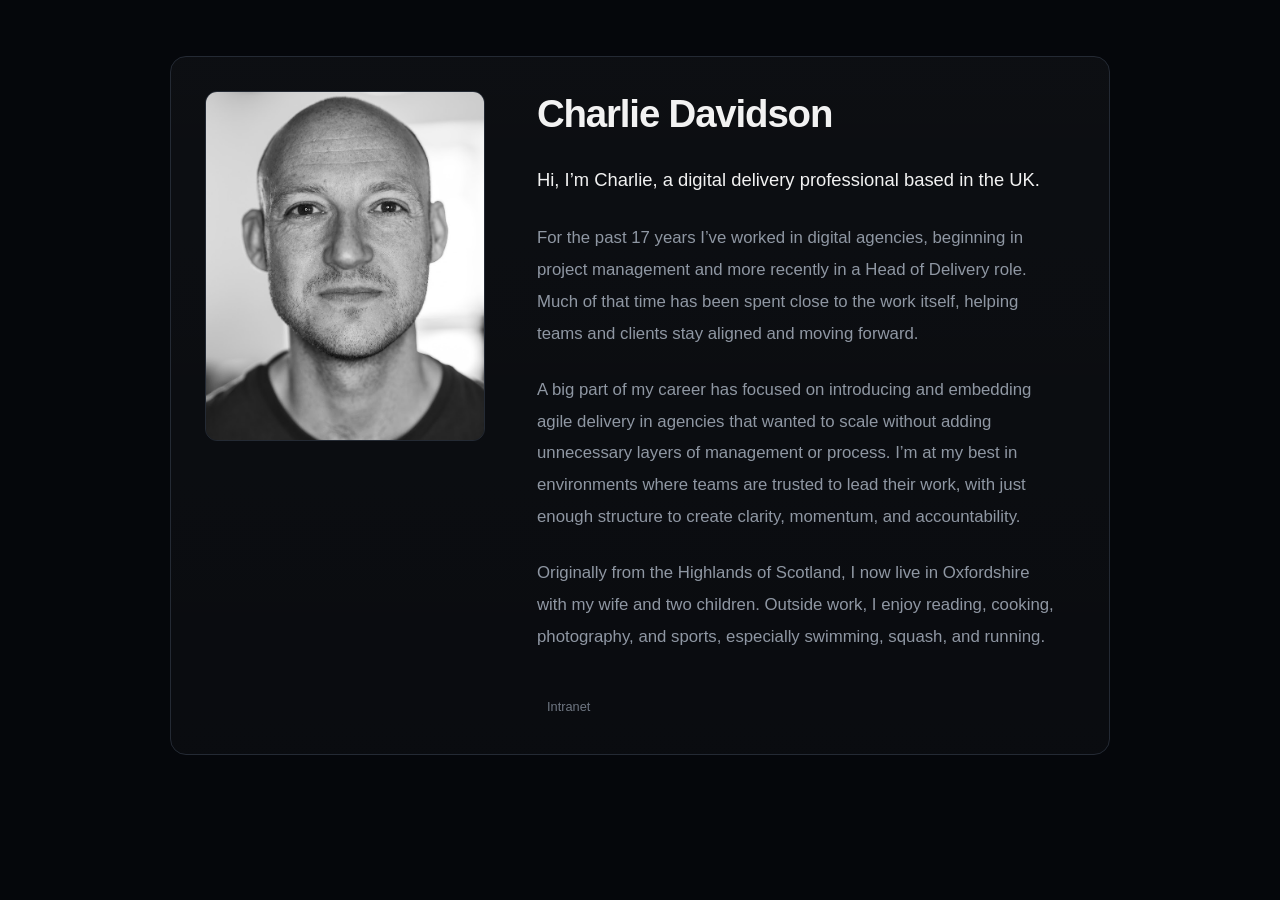
<file: index.html>
<!DOCTYPE html>
<html lang="en">
<head>
  <meta charset="UTF-8" />
  <meta name="viewport" content="width=device-width, initial-scale=1.0" />
  <title>Charlie Davidson</title>
  <link rel="stylesheet" href="styles/main.css" />
</head>
<body>
  <main class="container bio-page">
    <section class="bio-hero card">
      <div class="bio-portrait-wrap">
        <img class="bio-portrait" src="assets/photos/charlie.jpg" alt="Portrait of Charlie" />
      </div>

      <div class="bio-content stack">
        <h1>Charlie Davidson</h1>

        <p class="lead bio-intro">Hi, I’m Charlie, a digital delivery professional based in the UK.</p>

        <p class="lead">For the past 17 years I’ve worked in digital agencies, beginning in project management and more recently in a Head of Delivery role. Much of that time has been spent close to the work itself, helping teams and clients stay aligned and moving forward.</p>

        <p class="lead">A big part of my career has focused on introducing and embedding agile delivery in agencies that wanted to scale without adding unnecessary layers of management or process. I’m at my best in environments where teams are trusted to lead their work, with just enough structure to create clarity, momentum, and accountability.</p>

        <p class="lead">Originally from the Highlands of Scotland, I now live in Oxfordshire with my wife and two children. Outside work, I enjoy reading, cooking, photography, and sports, especially swimming, squash, and running.</p>

        <div class="bio-utility-wrap">
          <a class="btn bio-utility-link" href="dashboard/">Intranet</a>
        </div>
      </div>
    </section>
  </main>
</body>
</html>
</file>
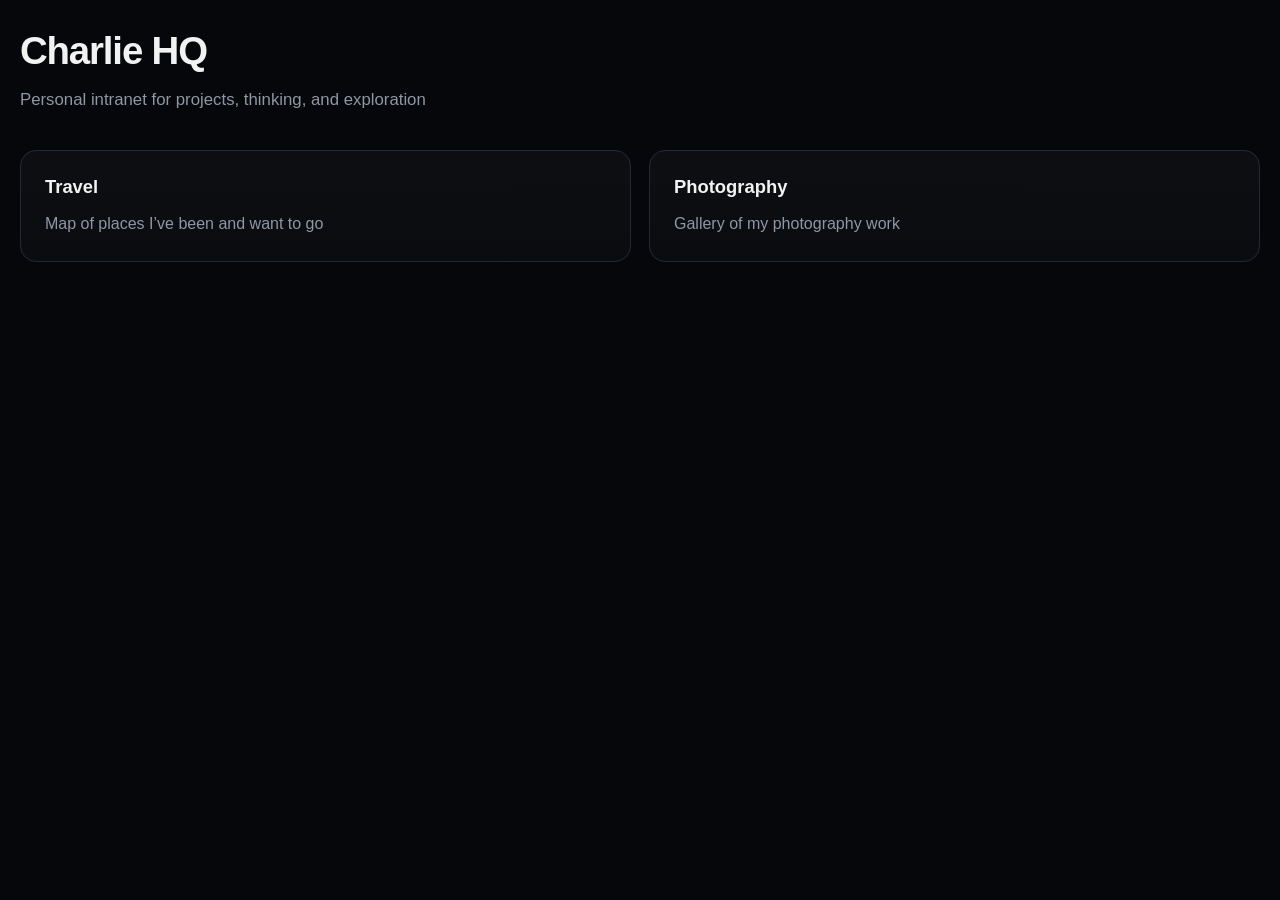
<file: dashboard/index.html>
<!DOCTYPE html>
<html lang="en">
<head>
  <meta charset="UTF-8" />
  <meta name="viewport" content="width=device-width, initial-scale=1.0" />
  <title>Charlie HQ</title>
  <link rel="stylesheet" href="../styles/main.css" />
</head>
<body>
  <main class="container">
    <!-- Intended private area: this dashboard route will be protected later. -->
    <section class="home-intro">
      <h1>Charlie HQ</h1>
      <p class="lead">Personal intranet for projects, thinking, and exploration</p>
    </section>

    <section class="home-grid">
      <a class="card-link" href="../travel.html">
        <article class="card">
          <h2 class="home-card-title">Travel</h2>
          <p class="home-card-text">Map of places I’ve been and want to go</p>
        </article>
      </a>

      <a class="card-link" href="../photography.html">
        <article class="card">
          <h2 class="home-card-title">Photography</h2>
          <p class="home-card-text">Gallery of my photography work</p>
        </article>
      </a>
    </section>
  </main>
</body>
</html>
</file>
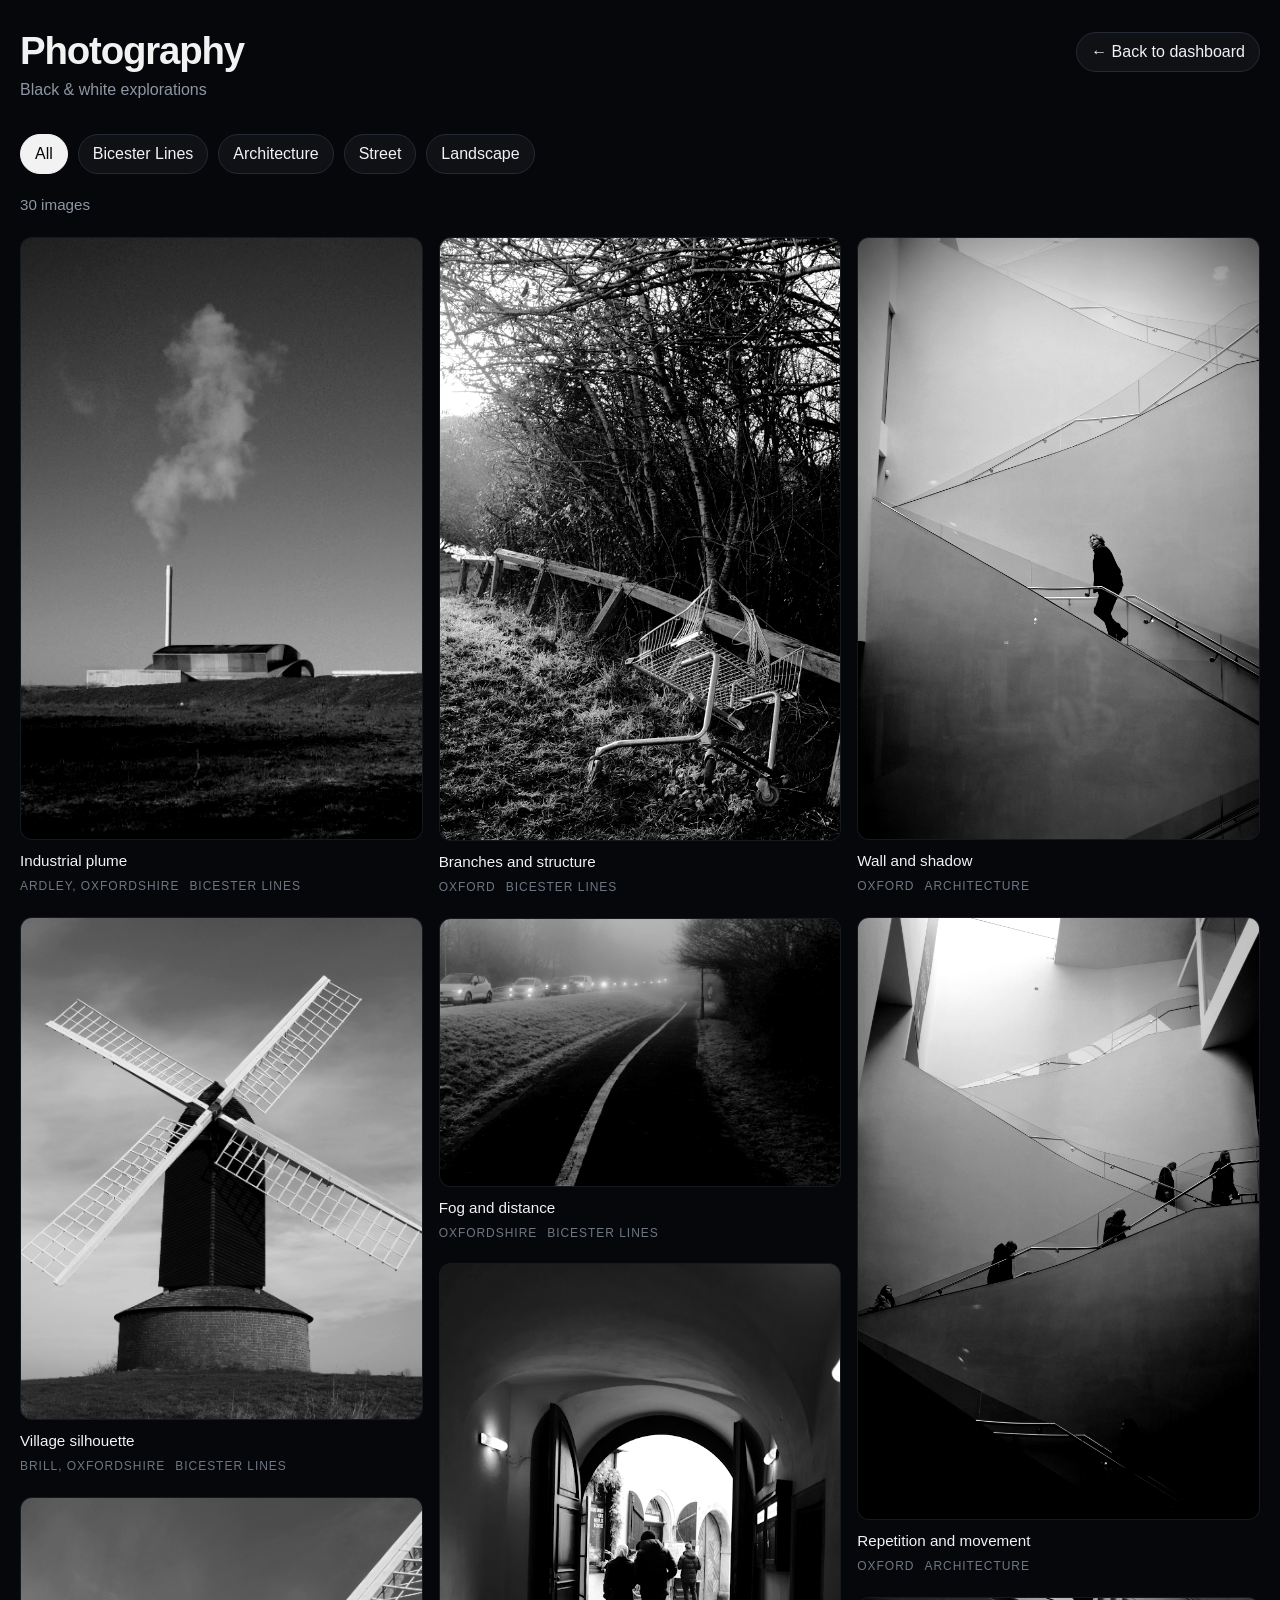
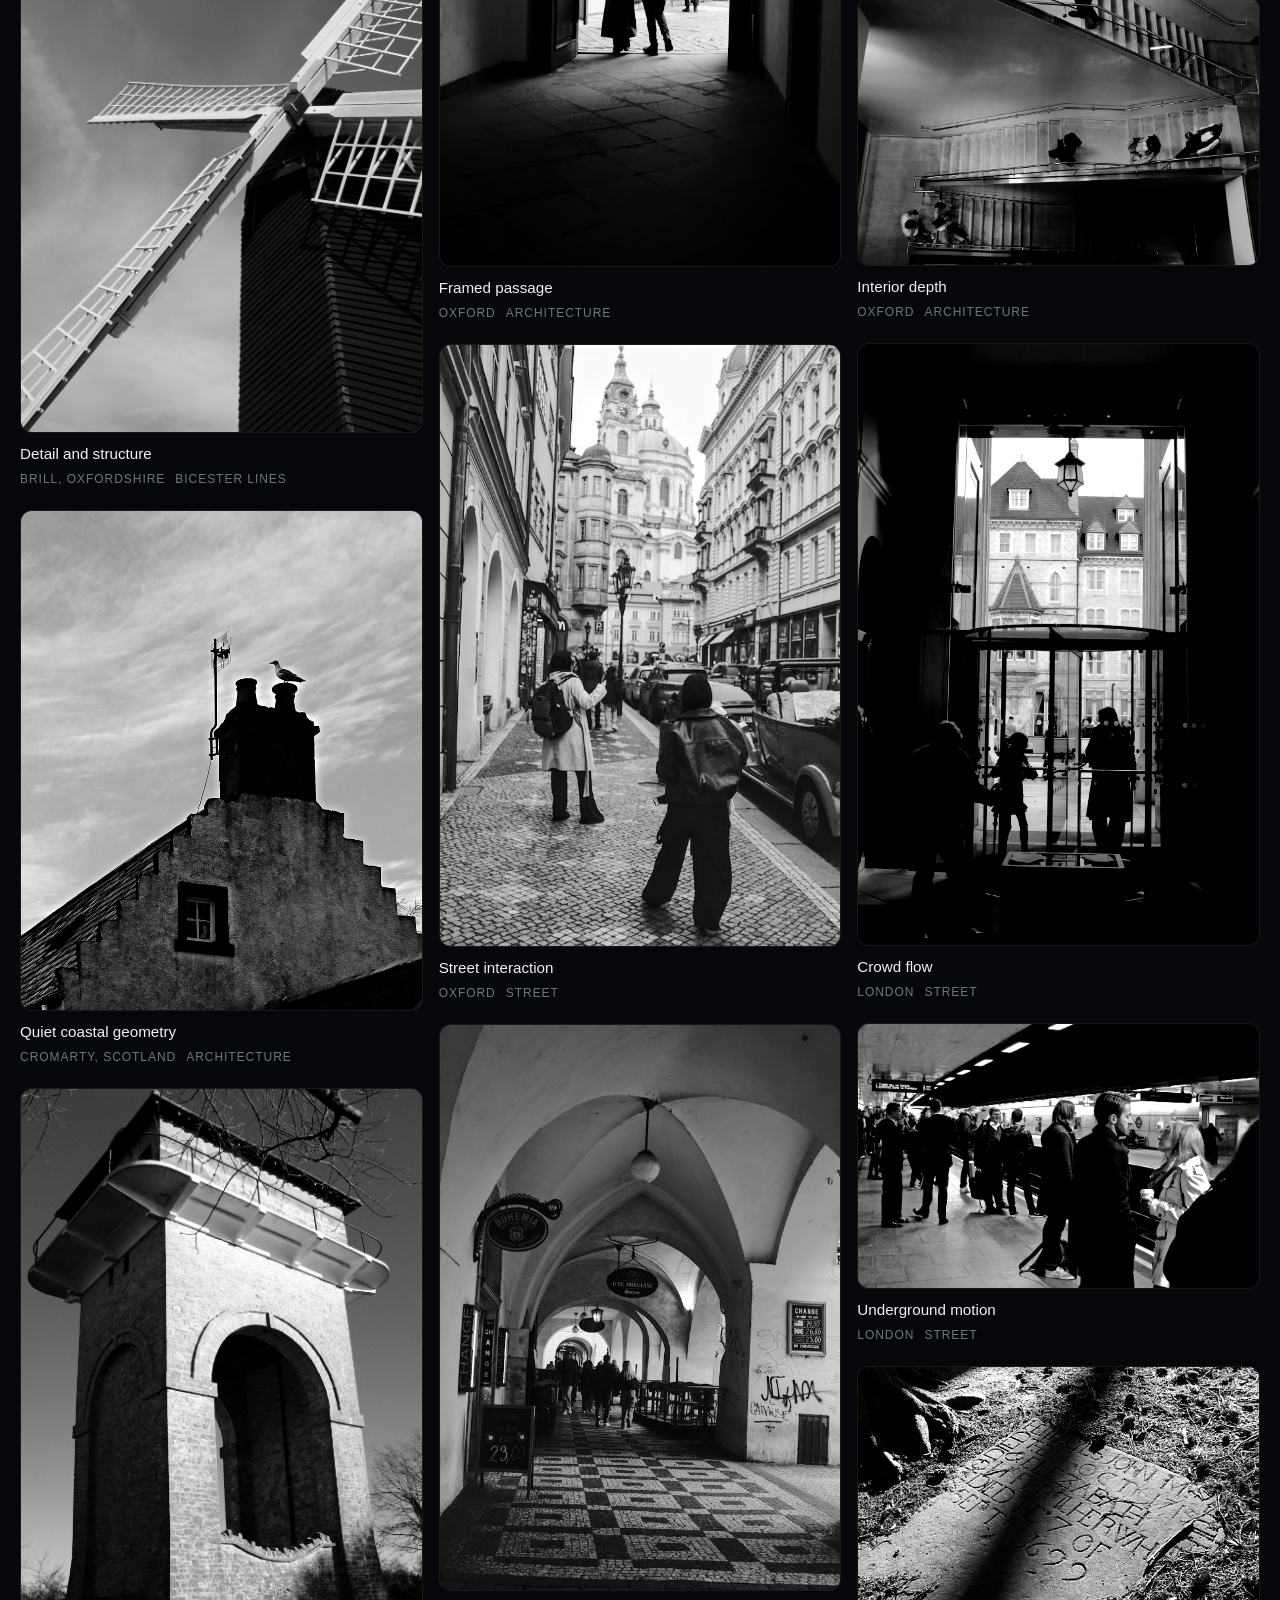
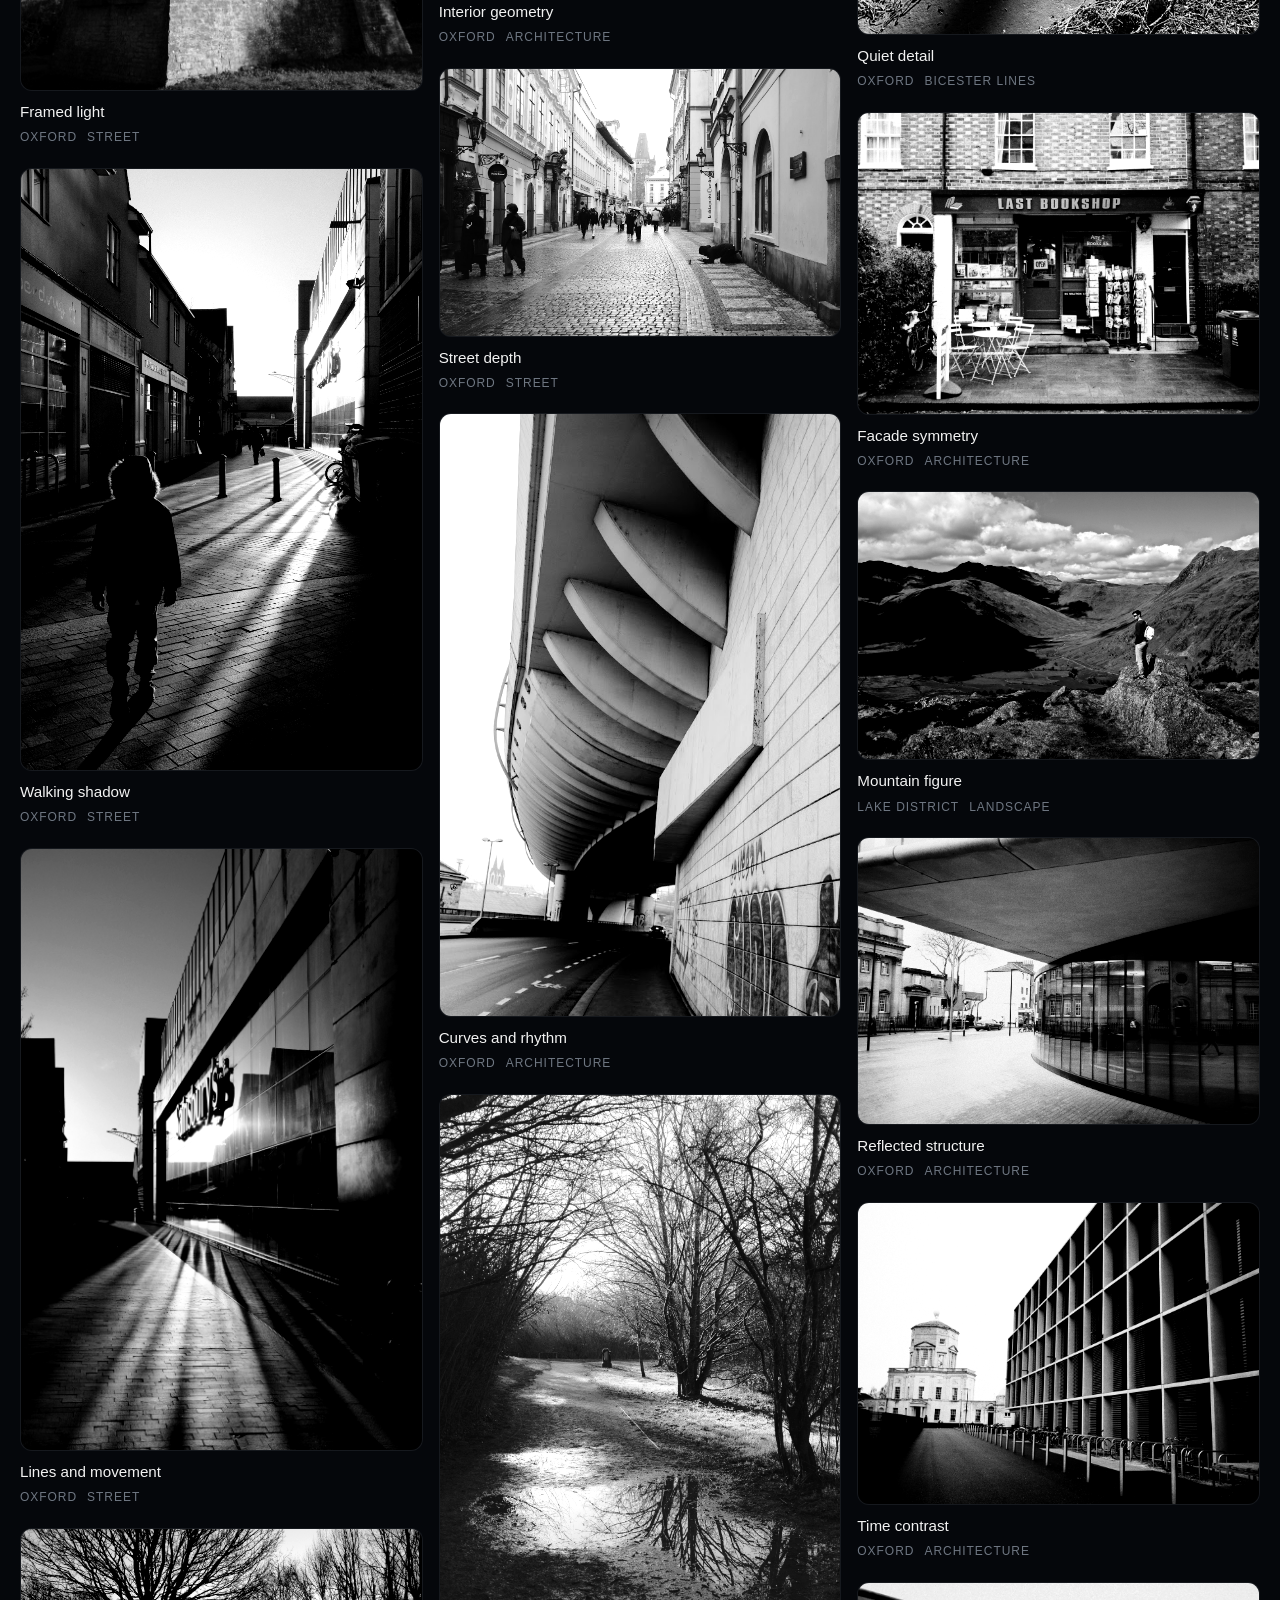
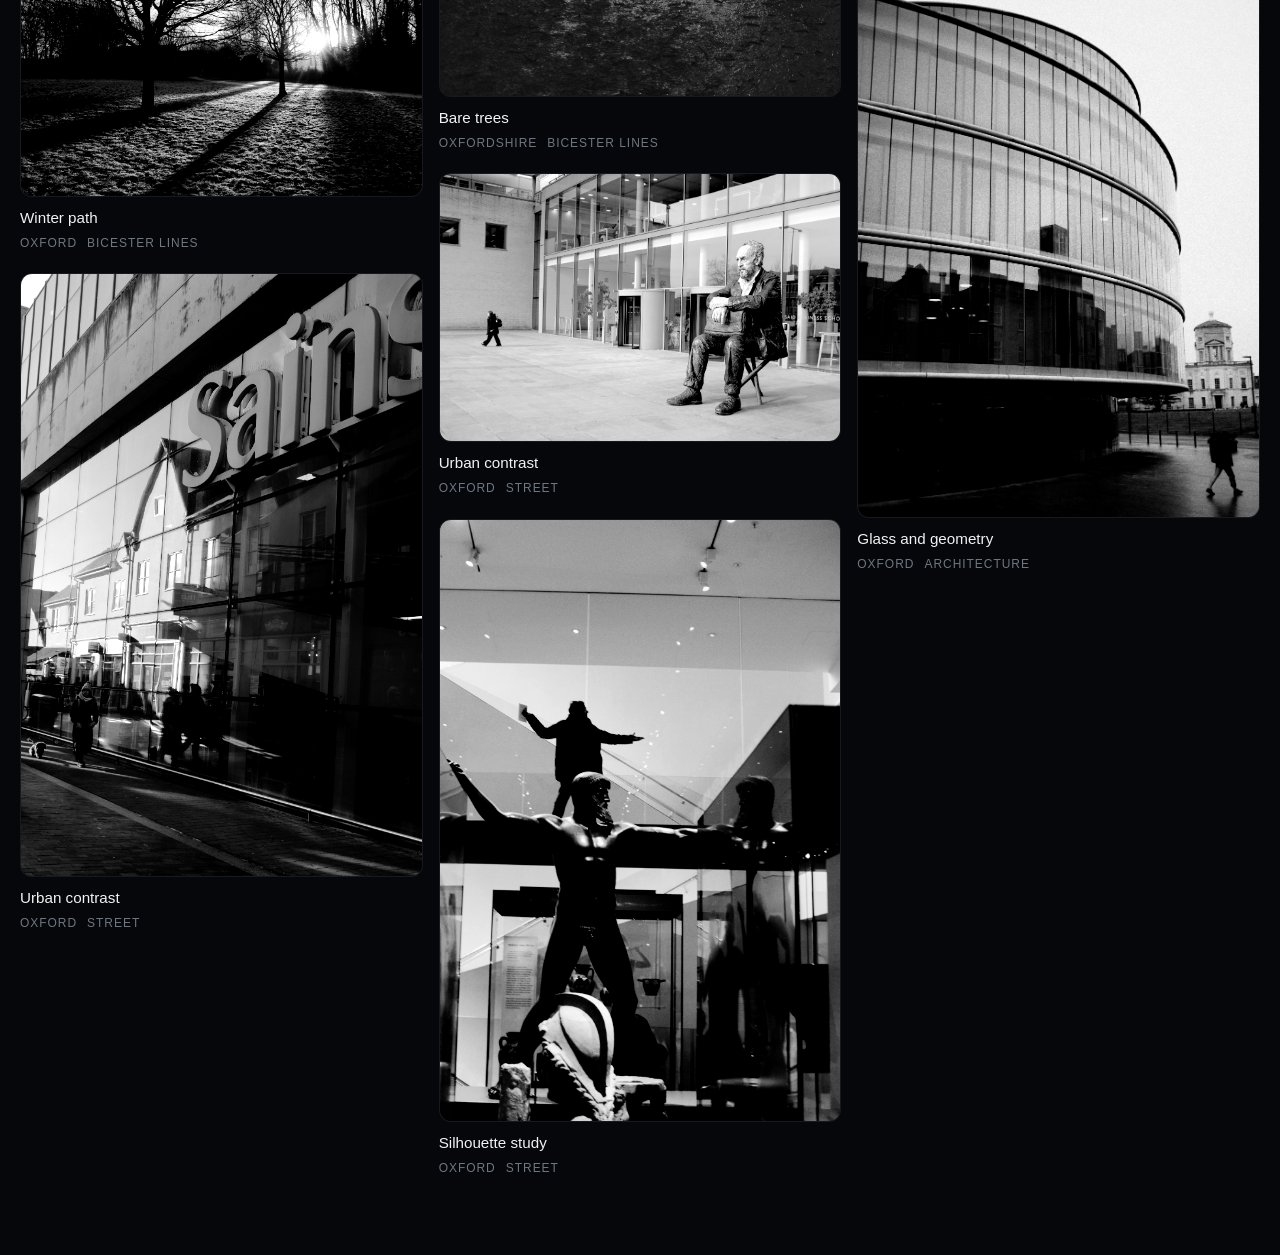
<file: photography.html>
<!DOCTYPE html>
<html lang="en">
<head>
  <meta charset="UTF-8" />
  <meta name="viewport" content="width=device-width, initial-scale=1.0" />
  <title>Photography | Charlie HQ</title>
  <link rel="stylesheet" href="styles/main.css" />
</head>
<body>
  <main class="container">
    <div class="page-header">
      <div>
        <h1 class="page-title">Photography</h1>
        <div class="page-subtitle">Black &amp; white explorations</div>
      </div>
      <a class="btn" href="dashboard/">← Back to dashboard</a>
    </div>

    <div id="error"></div>
    <div id="filters" class="filters"></div>
    <div id="galleryMeta" class="gallery-meta"></div>
    <div id="gallery" class="gallery"></div>
  </main>

  <script>
    let allPhotos = [];
    let activeSeries = "All";

    async function loadPhotos() {
      try {
        const response = await fetch("data/photos.json");

        if (!response.ok) {
          throw new Error(`Failed to load photos: ${response.status}`);
        }

        allPhotos = await response.json();

        renderFilters(allPhotos);
        renderGallery();
      } catch (err) {
        console.error("Failed to load photos", err);
        document.getElementById("error").innerHTML = `
          <div class="error-message">
            Could not load photography data.
          </div>
        `;
      }
    }

    function renderFilters(photos) {
      const filtersEl = document.getElementById("filters");
      const seriesList = [...new Set(photos.map(photo => photo.series).filter(Boolean))];
      const allFilters = ["All", ...seriesList];

      filtersEl.innerHTML = "";

      allFilters.forEach(series => {
        const button = document.createElement("button");
        button.className = `filter-btn ${series === activeSeries ? "active" : ""}`;
        button.textContent = series;
        button.addEventListener("click", () => {
          activeSeries = series;
          renderFilters(allPhotos);
          renderGallery();
        });
        filtersEl.appendChild(button);
      });
    }

    function renderGallery() {
      const gallery = document.getElementById("gallery");
      const galleryMeta = document.getElementById("galleryMeta");

      const visiblePhotos = activeSeries === "All"
        ? allPhotos
        : allPhotos.filter(photo => photo.series === activeSeries);

      gallery.innerHTML = "";

      galleryMeta.textContent =
        activeSeries === "All"
          ? `${visiblePhotos.length} images`
          : `${visiblePhotos.length} images in ${activeSeries}`;

      if (!visiblePhotos.length) {
        gallery.innerHTML = `<div class="empty-state">No images found for this series.</div>`;
        return;
      }

      visiblePhotos.forEach(photo => {
        const card = document.createElement("article");
        card.className = "photo-card";

        const caption = escapeHtml(photo.caption || "");
        const location = escapeHtml(photo.location || "");
        const series = escapeHtml(photo.series || "");
        const file = encodeURI(photo.file || "");
        const altText = caption || `${location}${series ? `, ${series}` : ""}` || "Photograph";

        const detailParts = [location, series]
          .filter(Boolean)
          .map(value => `<span class="photo-detail">${value}</span>`)
          .join("");

        card.innerHTML = `
          <figure class="photo-frame">
            <a class="photo-link" href="assets/photos/${file}" target="_blank" rel="noopener">
              <div class="photo-image-wrap">
                <img
                  class="photo-image"
                  src="assets/photos/${file}"
                  alt="${altText}"
                  loading="lazy"
                />
              </div>
            </a>
            <figcaption class="photo-meta">
              ${caption ? `<p class="photo-caption">${caption}</p>` : ""}
              ${detailParts ? `<div class="photo-detail-row">${detailParts}</div>` : ""}
            </figcaption>
          </figure>
        `;

        gallery.appendChild(card);
      });
    }

    function escapeHtml(value) {
      return String(value)
        .replace(/&/g, "&amp;")
        .replace(/</g, "&lt;")
        .replace(/>/g, "&gt;")
        .replace(/"/g, "&quot;")
        .replace(/'/g, "&#39;");
    }

    loadPhotos();
  </script>
</body>
</html>
</file>
<file: styles/main.css>
:root {
  --bg: #05070b;
  --panel: #11151b;
  --panel-alt: #161b23;
  --border: #242a34;
  --border-strong: #394252;

  --text: #f2f2f2;
  --muted: #8f97a3;
  --muted-soft: #6f7782;

  --accent: #f2f2f2;
  --shadow: 0 0 0 rgba(0, 0, 0, 0);

  --radius-sm: 10px;
  --radius-md: 12px;
  --radius-lg: 16px;
  --radius-pill: 999px;

  --space-xs: 6px;
  --space-sm: 10px;
  --space-md: 16px;
  --space-lg: 24px;
  --space-xl: 40px;
  --space-2xl: 56px;

  --max-width: 1400px;

  --font-system: -apple-system, BlinkMacSystemFont, "Segoe UI", sans-serif;
}

* {
  box-sizing: border-box;
}

html {
  background: var(--bg);
}

body {
  margin: 0;
  font-family: var(--font-system);
  background: var(--bg);
  color: var(--text);
  -webkit-font-smoothing: antialiased;
  text-rendering: optimizeLegibility;
}

img {
  max-width: 100%;
}

a {
  color: inherit;
}

button,
input,
select,
textarea {
  font: inherit;
}

.container {
  max-width: var(--max-width);
  margin: 0 auto;
  padding: 32px 20px 56px;
}

.page-header,
.topbar {
  display: flex;
  justify-content: space-between;
  align-items: flex-start;
  gap: 24px;
  margin-bottom: 32px;
  flex-wrap: wrap;
}

.page-title,
h1 {
  margin: 0;
  font-size: clamp(2rem, 3vw, 2.8rem);
  line-height: 1;
  letter-spacing: -0.03em;
  font-weight: 700;
}

.page-subtitle,
.subtitle {
  margin-top: 8px;
  color: var(--muted);
  font-size: 1rem;
  line-height: 1.5;
}

.lead {
  color: var(--muted);
  font-size: 1.05rem;
  line-height: 1.6;
  max-width: 52rem;
}

.btn,
.back-link,
.filter-btn {
  display: inline-flex;
  align-items: center;
  justify-content: center;
  gap: 8px;
  text-decoration: none;
  color: var(--text);
  border: 1px solid var(--border);
  padding: 10px 14px;
  border-radius: var(--radius-pill);
  background: rgba(255, 255, 255, 0.04);
  transition: background 0.2s ease, border-color 0.2s ease, transform 0.2s ease;
  cursor: pointer;
  white-space: nowrap;
}

.btn:hover,
.back-link:hover,
.filter-btn:hover {
  border-color: var(--border-strong);
  background: rgba(255, 255, 255, 0.06);
  transform: translateY(-1px);
}

.btn.active,
.filter-btn.active {
  background: var(--accent);
  color: var(--bg);
  border-color: var(--accent);
}

.filters {
  display: flex;
  gap: 10px;
  flex-wrap: wrap;
  margin-bottom: 22px;
}

.card {
  background: linear-gradient(180deg, rgba(255, 255, 255, 0.03), rgba(255, 255, 255, 0.02));
  border: 1px solid var(--border);
  border-radius: var(--radius-lg);
  padding: var(--space-lg);
}

.card-link {
  display: block;
  text-decoration: none;
  transition: border-color 0.2s ease, transform 0.2s ease, background 0.2s ease;
}

.card-link:hover {
  transform: translateY(-2px);
}

.card-link:hover .card {
  border-color: var(--border-strong);
  background: linear-gradient(180deg, rgba(255, 255, 255, 0.045), rgba(255, 255, 255, 0.025));
}

.grid {
  display: grid;
  gap: var(--space-md);
}

.grid-2 {
  grid-template-columns: repeat(2, minmax(0, 1fr));
}

.grid-3 {
  grid-template-columns: repeat(3, minmax(0, 1fr));
}

.stack > * + * {
  margin-top: var(--space-md);
}

.section {
  margin-top: var(--space-xl);
}

.section-title {
  margin: 0 0 14px;
  font-size: 1.1rem;
  color: var(--text);
}

.meta {
  color: var(--muted);
  font-size: 0.95rem;
  line-height: 1.5;
}

.muted {
  color: var(--muted);
}

.small {
  font-size: 0.9rem;
}

.error-message {
  background: #2a1616;
  border: 1px solid #5a2a2a;
  color: #f5c2c2;
  padding: 14px 16px;
  border-radius: var(--radius-md);
  margin-bottom: 18px;
}

.empty-state {
  color: var(--muted);
  padding: 18px 0;
  font-size: 0.95rem;
}

/* Index page */

.home-intro {
  margin-bottom: 36px;
}

.home-grid {
  display: grid;
  grid-template-columns: repeat(2, minmax(0, 1fr));
  gap: 18px;
}

.home-card-title {
  margin: 0 0 12px;
  font-size: 1.15rem;
  line-height: 1.3;
}

.home-card-text {
  margin: 0;
  color: var(--muted);
  line-height: 1.6;
}

/* Travel page */

.travel-legend {
  display: flex;
  flex-wrap: wrap;
  gap: 18px;
  margin-bottom: 20px;
  color: var(--muted);
}

.travel-legend-item {
  display: inline-flex;
  align-items: center;
  gap: 8px;
}

.travel-dot {
  width: 12px;
  height: 12px;
  border-radius: 50%;
  display: inline-block;
}

.travel-dot.been {
  background: #57c271;
}

.travel-dot.want {
  background: #6f9df5;
}

.travel-stats {
  display: grid;
  grid-template-columns: repeat(3, minmax(0, 1fr));
  gap: 14px;
  margin-bottom: 20px;
  max-width: 620px;
}

.stat-card {
  background: linear-gradient(180deg, rgba(255, 255, 255, 0.03), rgba(255, 255, 255, 0.02));
  border: 1px solid var(--border);
  border-radius: var(--radius-lg);
  padding: 16px 18px;
}

.stat-value {
  display: block;
  font-size: 2rem;
  line-height: 1;
  font-weight: 700;
  margin-bottom: 8px;
  color: var(--text);
}

.stat-label {
  color: var(--muted);
  font-size: 0.95rem;
}

.map-wrap {
  border-radius: var(--radius-lg);
  overflow: hidden;
  border: 1px solid var(--border);
  background: var(--panel);
}

#map {
  width: 100%;
  height: 620px;
  background: #c9ddeb;
}

#map .leaflet-popup-content-wrapper,
#map .leaflet-popup-tip {
  background: var(--panel-alt);
  color: var(--text);
}

#map .leaflet-popup-content-wrapper {
  border: 1px solid var(--border);
}

#map .leaflet-popup-content {
  color: var(--text);
}

#map .leaflet-popup-content p {
  color: var(--text);
}

/* Photography page */

.gallery-meta {
  margin-bottom: 24px;
  font-size: 0.95rem;
  color: var(--muted);
}

.gallery {
  column-count: 3;
  column-gap: 16px;
}

.photo-card {
  display: inline-block;
  width: 100%;
  margin: 0 0 22px;
  break-inside: avoid;
  page-break-inside: avoid;
}

.photo-frame {
  margin: 0;
}

.photo-link {
  display: block;
  text-decoration: none;
  color: inherit;
}

.photo-image-wrap {
  background: #0d1015;
  border-radius: var(--radius-md);
  overflow: hidden;
  border: 1px solid rgba(255, 255, 255, 0.04);
}

.photo-image {
  display: block;
  width: 100%;
  height: auto;
  filter: grayscale(100%) contrast(108%);
  transition: transform 0.28s ease, filter 0.28s ease;
}

.photo-link:hover .photo-image {
  transform: scale(1.012);
  filter: grayscale(100%) contrast(116%);
}

.photo-meta {
  padding-top: 10px;
}

.photo-caption {
  margin: 0;
  font-size: 0.95rem;
  line-height: 1.45;
  color: var(--text);
  font-weight: 500;
}

.photo-detail-row {
  margin-top: 6px;
  display: flex;
  flex-wrap: wrap;
  gap: 10px;
  font-size: 0.75rem;
  line-height: 1.4;
  letter-spacing: 0.08em;
  text-transform: uppercase;
  color: var(--muted-soft);
}

.photo-detail {
  white-space: nowrap;
}

/* Utility spacing */

.mb-sm {
  margin-bottom: var(--space-sm);
}

.mb-md {
  margin-bottom: var(--space-md);
}

.mb-lg {
  margin-bottom: var(--space-lg);
}

.mt-lg {
  margin-top: var(--space-lg);
}

.mt-xl {
  margin-top: var(--space-xl);
}

/* Responsive */

@media (max-width: 1100px) {
  .gallery {
    column-count: 2;
  }

  .travel-stats {
    max-width: none;
  }
}

@media (max-width: 800px) {
  .home-grid,
  .travel-stats,
  .grid-2,
  .grid-3 {
    grid-template-columns: 1fr;
  }

  #map {
    height: 520px;
  }
}

@media (max-width: 640px) {
  .container {
    padding: 24px 16px 40px;
  }

  .page-header,
  .topbar {
    margin-bottom: 26px;
  }

  .gallery {
    column-count: 1;
    column-gap: 0;
  }

  .photo-card {
    margin-bottom: 26px;
  }

  .btn,
  .back-link {
    width: 100%;
  }

  .bio-utility-link {
    width: auto;
  }

  #map {
    height: 440px;
  }
}

/* Public bio homepage */

.bio-page {
  max-width: 980px;
  padding-top: 56px;
  padding-bottom: 72px;
}

.bio-hero {
  display: grid;
  grid-template-columns: 280px minmax(0, 1fr);
  gap: 52px;
  align-items: start;
  padding: 34px;
}

.bio-portrait-wrap {
  border-radius: var(--radius-md);
  overflow: hidden;
  border: 1px solid var(--border);
  background: var(--panel-alt);
}

.bio-portrait {
  display: block;
  width: 100%;
  height: auto;
  aspect-ratio: 4 / 5;
  object-fit: cover;
}

.bio-content .lead {
  margin: 0;
  max-width: 56ch;
  line-height: 1.9;
}

.bio-content .lead + .lead {
  margin-top: var(--space-lg);
}

.bio-content h1 {
  font-weight: 600;
  line-height: 1.2;
  max-width: 26ch;
}

.bio-content h1 + .bio-intro {
  margin-top: calc(var(--space-lg) + 2px);
}

.bio-content .bio-intro {
  color: var(--text);
  font-size: 1.15rem;
}

.bio-utility-wrap {
  margin-top: var(--space-xl);
}

.bio-utility-link {
  padding: 5px 9px;
  font-size: 0.8rem;
  color: var(--muted-soft);
  border-color: transparent;
  background: transparent;
}

.bio-utility-link:hover {
  color: var(--muted);
  border-color: transparent;
  background: rgba(255, 255, 255, 0.015);
}

@media (max-width: 820px) {
  .bio-hero {
    grid-template-columns: 1fr;
    gap: var(--space-xl);
    padding: 24px;
  }

  .bio-portrait-wrap {
    max-width: 360px;
  }
}
</file>
